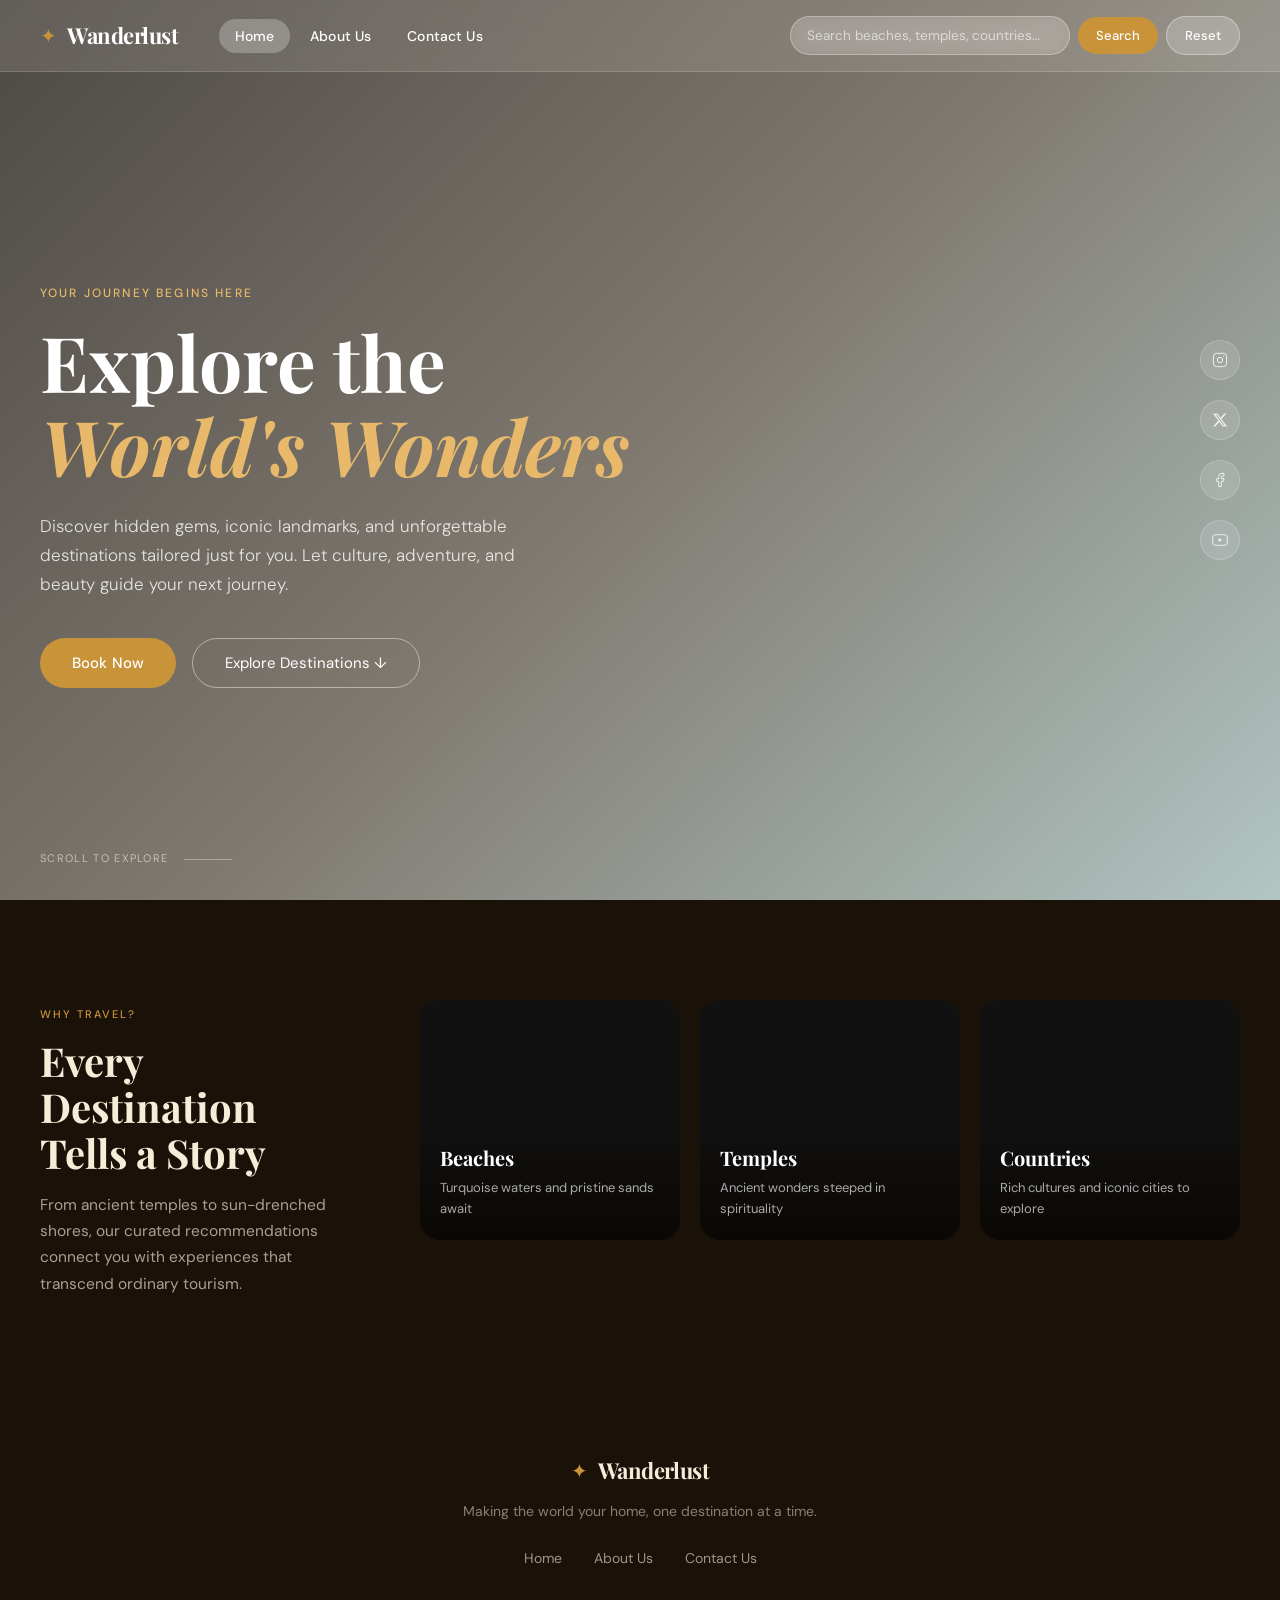
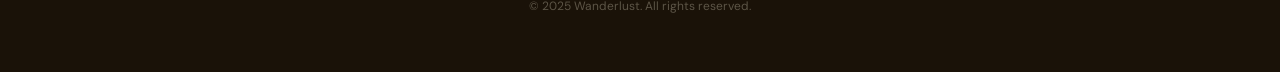
<file: index.html>
<!DOCTYPE html>
<html lang="en">
<head>
  <meta charset="UTF-8" />
  <meta name="viewport" content="width=device-width, initial-scale=1.0" />
  <title>Wanderlust — Discover Your Next Adventure</title>
  <link rel="preconnect" href="https://fonts.googleapis.com" />
  <link rel="preconnect" href="https://fonts.gstatic.com" crossorigin />
  <link href="https://fonts.googleapis.com/css2?family=Playfair+Display:ital,wght@0,400;0,700;1,400&family=DM+Sans:wght@300;400;500&display=swap" rel="stylesheet" />
  <link rel="stylesheet" href="style.css" />
</head>
<body class="home-page">

  <!-- NAVBAR -->
  <nav class="navbar">
    <div class="nav-logo">
      <span class="logo-icon">✦</span>
      <span class="logo-text">Wanderlust</span>
    </div>
    <ul class="nav-links">
      <li><a href="index.html" class="active">Home</a></li>
      <li><a href="about.html">About Us</a></li>
      <li><a href="contact.html">Contact Us</a></li>
    </ul>
    <div class="nav-search">
      <input type="text" id="searchInput" placeholder="Search beaches, temples, countries…" />
      <button id="searchBtn" onclick="search()">Search</button>
      <button id="resetBtn" onclick="clearResults()">Reset</button>
    </div>
    <button class="nav-hamburger" onclick="toggleMenu()">☰</button>
  </nav>

  <!-- HERO SECTION -->
  <section class="hero">
    <div class="hero-overlay"></div>
    <div class="hero-content">
      <p class="hero-eyebrow">Your Journey Begins Here</p>
      <h1 class="hero-title">Explore the<br /><em>World's Wonders</em></h1>
      <p class="hero-subtitle">Discover hidden gems, iconic landmarks, and unforgettable destinations tailored just for you. Let culture, adventure, and beauty guide your next journey.</p>
      <div class="hero-actions">
        <button class="btn-primary" onclick="document.getElementById('searchInput').focus()">Book Now</button>
        <button class="btn-ghost" onclick="document.getElementById('results').scrollIntoView({behavior:'smooth'})">Explore Destinations ↓</button>
      </div>
    </div>
    <div class="hero-social">
      <a href="#" class="social-link" title="Instagram">
        <svg viewBox="0 0 24 24" fill="none" stroke="currentColor" stroke-width="1.5"><rect x="2" y="2" width="20" height="20" rx="5"/><circle cx="12" cy="12" r="4"/><circle cx="17.5" cy="6.5" r="1" fill="currentColor" stroke="none"/></svg>
      </a>
      <a href="#" class="social-link" title="Twitter/X">
        <svg viewBox="0 0 24 24" fill="currentColor"><path d="M18.244 2.25h3.308l-7.227 8.26 8.502 11.24H16.17l-5.214-6.817L4.99 21.75H1.68l7.73-8.835L1.254 2.25H8.08l4.713 6.231zm-1.161 17.52h1.833L7.084 4.126H5.117z"/></svg>
      </a>
      <a href="#" class="social-link" title="Facebook">
        <svg viewBox="0 0 24 24" fill="none" stroke="currentColor" stroke-width="1.5"><path d="M18 2h-3a5 5 0 0 0-5 5v3H7v4h3v8h4v-8h3l1-4h-4V7a1 1 0 0 1 1-1h3z"/></svg>
      </a>
      <a href="#" class="social-link" title="YouTube">
        <svg viewBox="0 0 24 24" fill="none" stroke="currentColor" stroke-width="1.5"><path d="M22.54 6.42a2.78 2.78 0 0 0-1.95-1.96C18.88 4 12 4 12 4s-6.88 0-8.59.46A2.78 2.78 0 0 0 1.46 6.42 29 29 0 0 0 1 12a29 29 0 0 0 .46 5.58A2.78 2.78 0 0 0 3.41 19.6C5.12 20 12 20 12 20s6.88 0 8.59-.4a2.78 2.78 0 0 0 1.95-1.95A29 29 0 0 0 23 12a29 29 0 0 0-.46-5.58z"/><polygon points="9.75 15.02 15.5 12 9.75 8.98 9.75 15.02" fill="currentColor" stroke="none"/></svg>
      </a>
    </div>
    <div class="hero-scroll-hint">
      <span>Scroll to explore</span>
      <div class="scroll-line"></div>
    </div>
  </section>

  <!-- RESULTS SECTION -->
  <section id="results" class="results-section" style="display:none;">
    <div class="results-header">
      <h2 id="resultsTitle">Recommendations</h2>
      <p id="resultsSubtitle">Curated destinations for your search</p>
    </div>
    <div id="resultsGrid" class="results-grid"></div>
  </section>

  <!-- FEATURED SECTION -->
  <section class="featured-section">
    <div class="featured-intro">
      <span class="section-tag">Why Travel?</span>
      <h2>Every Destination<br />Tells a Story</h2>
      <p>From ancient temples to sun-drenched shores, our curated recommendations connect you with experiences that transcend ordinary tourism.</p>
    </div>
    <div class="featured-cards">
      <div class="feat-card" onclick="performSearch('beaches')">
        <div class="feat-card-img" style="background-image: url('https://images.unsplash.com/photo-1514282401047-d79a71a590e8?w=600&q=80')"></div>
        <div class="feat-card-body">
          <h3>Beaches</h3>
          <p>Turquoise waters and pristine sands await</p>
        </div>
      </div>
      <div class="feat-card" onclick="performSearch('temples')">
        <div class="feat-card-img" style="background-image: url('https://images.unsplash.com/photo-1539650116574-75c0d3fcb3fa?w=600&q=80')"></div>
        <div class="feat-card-body">
          <h3>Temples</h3>
          <p>Ancient wonders steeped in spirituality</p>
        </div>
      </div>
      <div class="feat-card" onclick="performSearch('country')">
        <div class="feat-card-img" style="background-image: url('https://images.unsplash.com/photo-1540959733332-eab4deabeeaf?w=600&q=80')"></div>
        <div class="feat-card-body">
          <h3>Countries</h3>
          <p>Rich cultures and iconic cities to explore</p>
        </div>
      </div>
    </div>
  </section>

  <!-- FOOTER -->
  <footer class="footer">
    <div class="footer-inner">
      <div class="footer-brand">
        <span class="logo-icon">✦</span>
        <span class="logo-text">Wanderlust</span>
      </div>
      <p class="footer-tagline">Making the world your home, one destination at a time.</p>
      <div class="footer-links">
        <a href="index.html">Home</a>
        <a href="about.html">About Us</a>
        <a href="contact.html">Contact Us</a>
      </div>
      <p class="footer-copy">© 2025 Wanderlust. All rights reserved.</p>
    </div>
  </footer>

  <script src="travel_recommendation.js"></script>
</body>
</html>
</file>
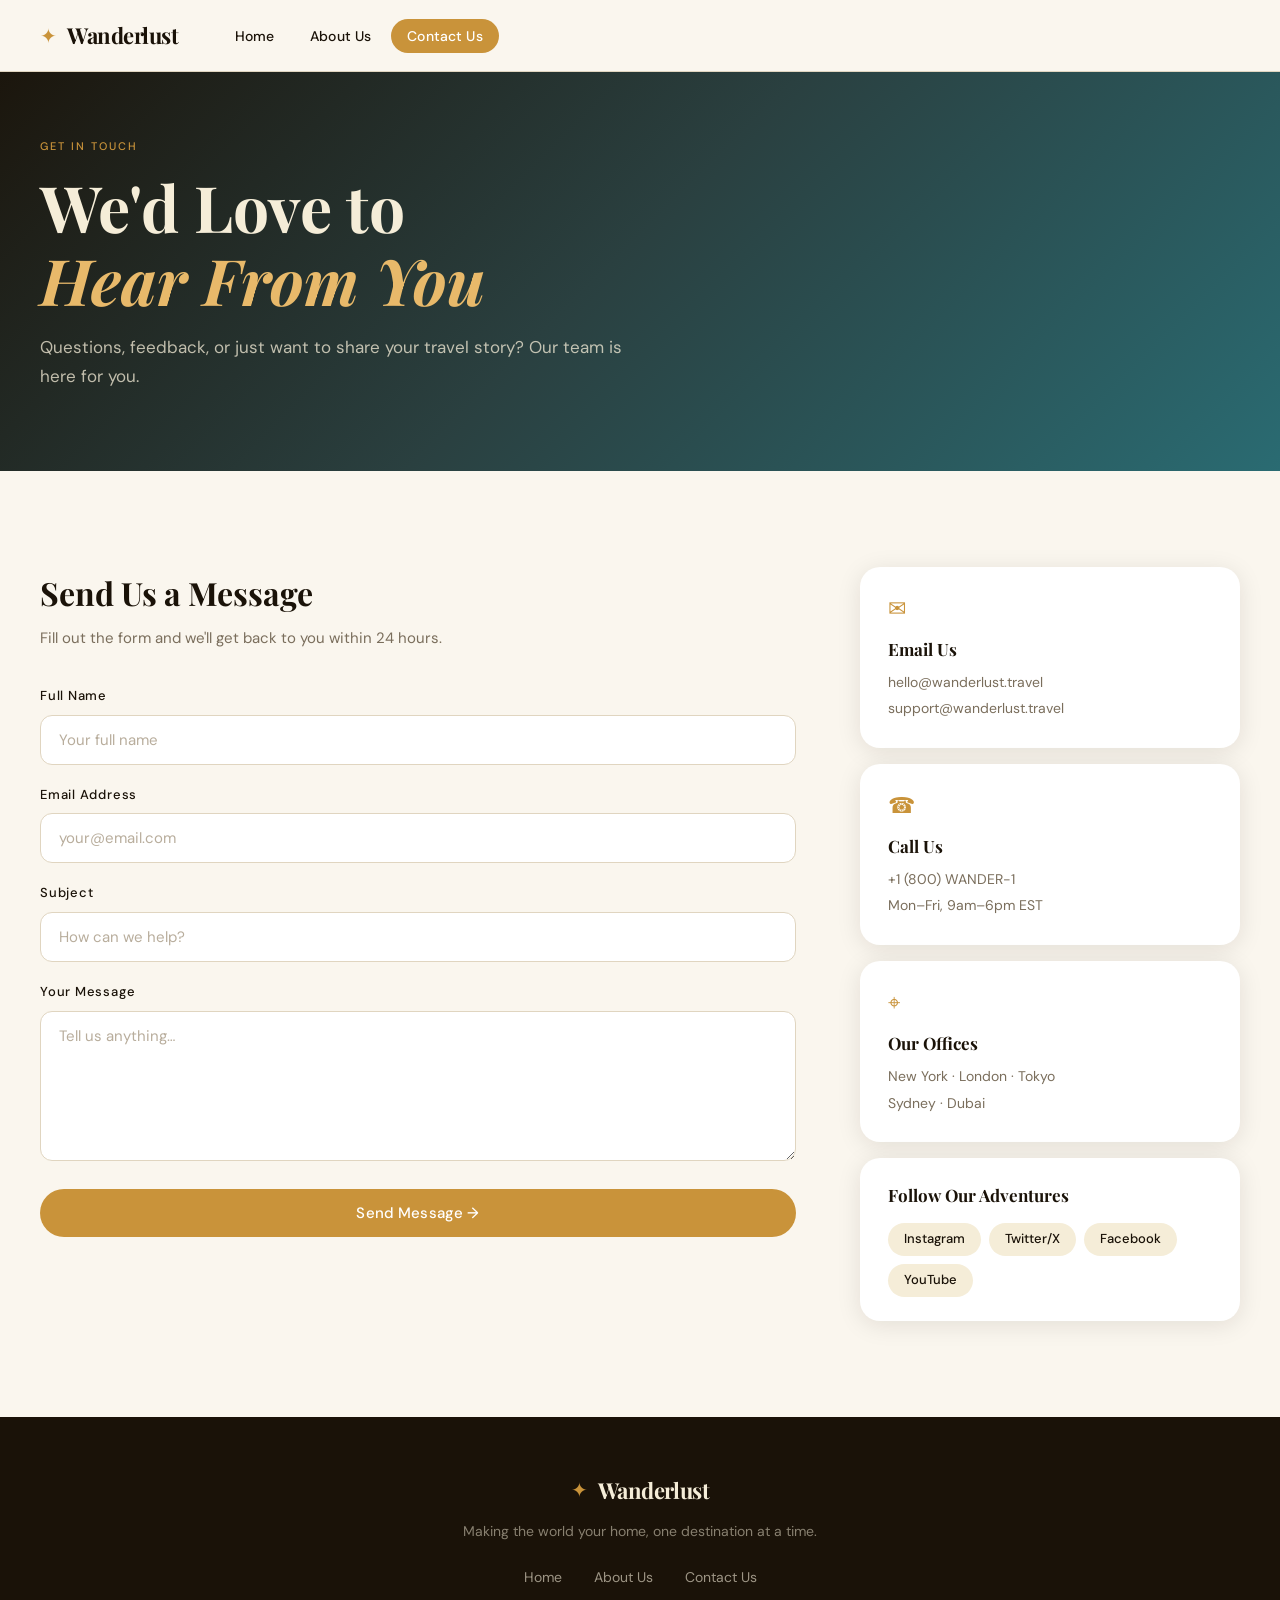
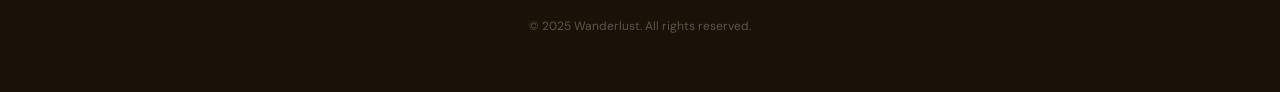
<file: contact.html>
<!DOCTYPE html>
<html lang="en">
<head>
  <meta charset="UTF-8" />
  <meta name="viewport" content="width=device-width, initial-scale=1.0" />
  <title>Contact Us — Wanderlust</title>
  <link rel="preconnect" href="https://fonts.googleapis.com" />
  <link rel="preconnect" href="https://fonts.gstatic.com" crossorigin />
  <link href="https://fonts.googleapis.com/css2?family=Playfair+Display:ital,wght@0,400;0,700;1,400&family=DM+Sans:wght@300;400;500&display=swap" rel="stylesheet" />
  <link rel="stylesheet" href="style.css" />
</head>
<body class="contact-page">

  <!-- NAVBAR (no search) -->
  <nav class="navbar navbar-solid">
    <div class="nav-logo">
      <span class="logo-icon">✦</span>
      <span class="logo-text">Wanderlust</span>
    </div>
    <ul class="nav-links">
      <li><a href="index.html">Home</a></li>
      <li><a href="about.html">About Us</a></li>
      <li><a href="contact.html" class="active">Contact Us</a></li>
    </ul>
    <button class="nav-hamburger" onclick="toggleMenu()">☰</button>
  </nav>

  <!-- PAGE HERO -->
  <section class="page-hero contact-hero">
    <div class="page-hero-content">
      <span class="section-tag">Get In Touch</span>
      <h1>We'd Love to<br /><em>Hear From You</em></h1>
      <p>Questions, feedback, or just want to share your travel story? Our team is here for you.</p>
    </div>
  </section>

  <!-- CONTACT SECTION -->
  <section class="contact-section">
    <div class="contact-grid">

      <!-- FORM -->
      <div class="contact-form-wrapper">
        <h2>Send Us a Message</h2>
        <p>Fill out the form and we'll get back to you within 24 hours.</p>
        <form id="contactForm" onsubmit="handleSubmit(event)">
          <div class="form-group">
            <label for="name">Full Name</label>
            <input type="text" id="name" name="name" placeholder="Your full name" required />
          </div>
          <div class="form-group">
            <label for="email">Email Address</label>
            <input type="email" id="email" name="email" placeholder="your@email.com" required />
          </div>
          <div class="form-group">
            <label for="subject">Subject</label>
            <input type="text" id="subject" name="subject" placeholder="How can we help?" />
          </div>
          <div class="form-group">
            <label for="message">Your Message</label>
            <textarea id="message" name="message" rows="6" placeholder="Tell us anything…" required></textarea>
          </div>
          <button type="submit" class="btn-primary btn-full">Send Message →</button>
        </form>
        <div id="successMsg" class="success-msg" style="display:none;">
          <span>✓</span>
          <div>
            <strong>Message sent successfully!</strong>
            <p>Thank you for reaching out. Our team will respond to your inquiry within 24 hours.</p>
          </div>
        </div>
      </div>

      <!-- INFO PANEL -->
      <div class="contact-info-panel">
        <div class="info-card">
          <div class="info-icon">✉</div>
          <h3>Email Us</h3>
          <p>hello@wanderlust.travel</p>
          <p>support@wanderlust.travel</p>
        </div>
        <div class="info-card">
          <div class="info-icon">☎</div>
          <h3>Call Us</h3>
          <p>+1 (800) WANDER-1</p>
          <p>Mon–Fri, 9am–6pm EST</p>
        </div>
        <div class="info-card">
          <div class="info-icon">⌖</div>
          <h3>Our Offices</h3>
          <p>New York · London · Tokyo</p>
          <p>Sydney · Dubai</p>
        </div>
        <div class="info-card info-social">
          <h3>Follow Our Adventures</h3>
          <div class="social-row">
            <a href="#" class="social-pill">Instagram</a>
            <a href="#" class="social-pill">Twitter/X</a>
            <a href="#" class="social-pill">Facebook</a>
            <a href="#" class="social-pill">YouTube</a>
          </div>
        </div>
      </div>

    </div>
  </section>

  <!-- FOOTER -->
  <footer class="footer">
    <div class="footer-inner">
      <div class="footer-brand">
        <span class="logo-icon">✦</span>
        <span class="logo-text">Wanderlust</span>
      </div>
      <p class="footer-tagline">Making the world your home, one destination at a time.</p>
      <div class="footer-links">
        <a href="index.html">Home</a>
        <a href="about.html">About Us</a>
        <a href="contact.html">Contact Us</a>
      </div>
      <p class="footer-copy">© 2025 Wanderlust. All rights reserved.</p>
    </div>
  </footer>

  <script src="travel_recommendation.js"></script>
</body>
</html>
</file>
<file: style.css>
/* =====================================================
   WANDERLUST — GLOBAL STYLES
   ===================================================== */

:root {
  --sand:    #F5EDD8;
  --cream:   #FAF6EE;
  --ink:     #1A1208;
  --gold:    #C9933A;
  --gold-lt: #E8B96A;
  --teal:    #2A6B72;
  --teal-lt: #3D8F98;
  --muted:   #7A6E5C;
  --border:  #E0D5C0;
  --white:   #FFFFFF;

  --font-display: 'Playfair Display', Georgia, serif;
  --font-body: 'DM Sans', sans-serif;

  --radius: 12px;
  --radius-lg: 20px;
  --shadow: 0 4px 24px rgba(26,18,8,0.10);
  --shadow-lg: 0 12px 48px rgba(26,18,8,0.18);

  --nav-h: 72px;
}

*, *::before, *::after { box-sizing: border-box; margin: 0; padding: 0; }

html { scroll-behavior: smooth; }

body {
  font-family: var(--font-body);
  color: var(--ink);
  background: var(--cream);
  line-height: 1.6;
}

img { display: block; max-width: 100%; }

a { color: inherit; text-decoration: none; }

/* =====================================================
   NAVBAR
   ===================================================== */

.navbar {
  position: fixed;
  top: 0; left: 0; right: 0;
  z-index: 1000;
  display: flex;
  align-items: center;
  gap: 32px;
  padding: 0 40px;
  height: var(--nav-h);
  background: rgba(250, 246, 238, 0.12);
  backdrop-filter: blur(16px);
  border-bottom: 1px solid rgba(255,255,255,0.15);
  transition: background 0.3s, border-color 0.3s;
}

.navbar-solid {
  background: var(--cream);
  border-bottom: 1px solid var(--border);
}

.nav-logo {
  display: flex;
  align-items: center;
  gap: 10px;
  flex-shrink: 0;
  text-decoration: none;
}

.logo-icon {
  font-size: 20px;
  color: var(--gold);
}

.logo-text {
  font-family: var(--font-display);
  font-size: 22px;
  font-weight: 700;
  color: var(--ink);
  letter-spacing: -0.02em;
}

.home-page .navbar:not(.scrolled) .logo-text,
.home-page .navbar:not(.scrolled) .nav-links a {
  color: var(--white);
}

.nav-links {
  display: flex;
  list-style: none;
  gap: 4px;
  margin-left: 8px;
}

.nav-links a {
  font-size: 14px;
  font-weight: 500;
  padding: 8px 16px;
  border-radius: 40px;
  transition: background 0.2s, color 0.2s;
  letter-spacing: 0.01em;
}

.nav-links a:hover {
  background: rgba(201,147,58,0.12);
  color: var(--gold);
}

.nav-links a.active {
  background: var(--gold);
  color: var(--white);
}

.home-page .navbar:not(.scrolled) .nav-links a.active {
  background: rgba(255,255,255,0.25);
  color: var(--white);
}

.nav-search {
  display: flex;
  align-items: center;
  gap: 8px;
  margin-left: auto;
}

.nav-search input {
  width: 280px;
  padding: 10px 16px;
  border: 1.5px solid rgba(255,255,255,0.3);
  border-radius: 40px;
  background: rgba(255,255,255,0.15);
  backdrop-filter: blur(8px);
  font-family: var(--font-body);
  font-size: 13.5px;
  color: var(--white);
  outline: none;
  transition: border-color 0.2s, background 0.2s;
}

.nav-search input::placeholder { color: rgba(255,255,255,0.6); }

.nav-search input:focus {
  border-color: var(--gold-lt);
  background: rgba(255,255,255,0.22);
}

#searchBtn, #resetBtn {
  padding: 10px 18px;
  border: none;
  border-radius: 40px;
  font-family: var(--font-body);
  font-size: 13px;
  font-weight: 500;
  cursor: pointer;
  transition: all 0.2s;
}

#searchBtn {
  background: var(--gold);
  color: var(--white);
}

#searchBtn:hover { background: var(--gold-lt); transform: translateY(-1px); }

#resetBtn {
  background: rgba(255,255,255,0.2);
  color: var(--white);
  border: 1.5px solid rgba(255,255,255,0.35);
}

#resetBtn:hover {
  background: rgba(255,255,255,0.32);
  transform: translateY(-1px);
}

.nav-hamburger {
  display: none;
  background: none;
  border: none;
  font-size: 22px;
  cursor: pointer;
  color: var(--ink);
  margin-left: auto;
}

/* =====================================================
   HERO
   ===================================================== */

.hero {
  position: relative;
  min-height: 100vh;
  display: flex;
  align-items: center;
  background: url('https://images.unsplash.com/photo-1476514525535-07fb3b4ae5f1?w=1800&q=85') center/cover no-repeat;
  overflow: hidden;
}

.hero-overlay {
  position: absolute;
  inset: 0;
  background: linear-gradient(
    135deg,
    rgba(10,6,2,0.72) 0%,
    rgba(26,18,8,0.55) 50%,
    rgba(42,107,114,0.35) 100%
  );
}

.hero-content {
  position: relative;
  z-index: 2;
  max-width: 680px;
  padding: 0 40px;
  padding-top: var(--nav-h);
  animation: fadeUp 1s ease both;
}

@keyframes fadeUp {
  from { opacity: 0; transform: translateY(30px); }
  to   { opacity: 1; transform: translateY(0); }
}

.hero-eyebrow {
  font-size: 12px;
  font-weight: 500;
  letter-spacing: 0.18em;
  text-transform: uppercase;
  color: var(--gold-lt);
  margin-bottom: 16px;
}

.hero-title {
  font-family: var(--font-display);
  font-size: clamp(48px, 6vw, 80px);
  font-weight: 700;
  color: var(--white);
  line-height: 1.1;
  margin-bottom: 24px;
}

.hero-title em {
  font-style: italic;
  color: var(--gold-lt);
}

.hero-subtitle {
  font-size: 17px;
  font-weight: 300;
  color: rgba(255,255,255,0.82);
  max-width: 500px;
  margin-bottom: 40px;
  line-height: 1.7;
}

.hero-actions {
  display: flex;
  gap: 16px;
  flex-wrap: wrap;
}

.btn-primary {
  padding: 14px 32px;
  background: var(--gold);
  color: var(--white);
  border: none;
  border-radius: 40px;
  font-family: var(--font-body);
  font-size: 15px;
  font-weight: 500;
  cursor: pointer;
  transition: all 0.25s;
  letter-spacing: 0.01em;
}

.btn-primary:hover {
  background: var(--gold-lt);
  transform: translateY(-2px);
  box-shadow: 0 8px 24px rgba(201,147,58,0.4);
}

.btn-ghost {
  padding: 14px 32px;
  background: transparent;
  color: var(--white);
  border: 1.5px solid rgba(255,255,255,0.45);
  border-radius: 40px;
  font-family: var(--font-body);
  font-size: 15px;
  font-weight: 400;
  cursor: pointer;
  transition: all 0.25s;
}

.btn-ghost:hover {
  background: rgba(255,255,255,0.12);
  border-color: var(--white);
  transform: translateY(-2px);
}

.btn-full { width: 100%; }

/* Social sidebar */
.hero-social {
  position: absolute;
  right: 40px;
  top: 50%;
  transform: translateY(-50%);
  z-index: 2;
  display: flex;
  flex-direction: column;
  gap: 20px;
}

.social-link {
  width: 40px;
  height: 40px;
  display: flex;
  align-items: center;
  justify-content: center;
  border-radius: 50%;
  background: rgba(255,255,255,0.12);
  backdrop-filter: blur(6px);
  border: 1px solid rgba(255,255,255,0.2);
  color: rgba(255,255,255,0.8);
  transition: all 0.2s;
}

.social-link svg { width: 16px; height: 16px; }

.social-link:hover {
  background: var(--gold);
  border-color: var(--gold);
  color: var(--white);
  transform: scale(1.1);
}

/* Scroll hint */
.hero-scroll-hint {
  position: absolute;
  bottom: 32px;
  left: 40px;
  z-index: 2;
  display: flex;
  align-items: center;
  gap: 16px;
  color: rgba(255,255,255,0.55);
  font-size: 11px;
  letter-spacing: 0.12em;
  text-transform: uppercase;
}

.scroll-line {
  width: 48px;
  height: 1px;
  background: rgba(255,255,255,0.35);
  position: relative;
  overflow: hidden;
}

.scroll-line::after {
  content: '';
  position: absolute;
  top: 0; left: -100%;
  width: 100%; height: 100%;
  background: var(--gold-lt);
  animation: slide 2s ease-in-out infinite;
}

@keyframes slide {
  0%, 100% { transform: translateX(0); }
  50% { transform: translateX(200%); }
}

/* =====================================================
   RESULTS SECTION
   ===================================================== */

.results-section {
  padding: 80px 40px;
  background: var(--cream);
}

.results-header {
  text-align: center;
  margin-bottom: 48px;
}

.results-header h2 {
  font-family: var(--font-display);
  font-size: 36px;
  margin-bottom: 8px;
}

.results-header p {
  color: var(--muted);
  font-size: 16px;
}

.results-grid {
  display: grid;
  grid-template-columns: repeat(auto-fill, minmax(320px, 1fr));
  gap: 28px;
  max-width: 1200px;
  margin: 0 auto;
}

.result-card {
  background: var(--white);
  border-radius: var(--radius-lg);
  overflow: hidden;
  box-shadow: var(--shadow);
  transition: transform 0.3s, box-shadow 0.3s;
  animation: cardIn 0.5s ease both;
}

@keyframes cardIn {
  from { opacity: 0; transform: translateY(20px); }
  to   { opacity: 1; transform: translateY(0); }
}

.result-card:hover {
  transform: translateY(-6px);
  box-shadow: var(--shadow-lg);
}

.result-card img {
  width: 100%;
  height: 220px;
  object-fit: cover;
  transition: transform 0.5s ease;
}

.result-card:hover img { transform: scale(1.04); }

.result-card-body {
  padding: 24px;
}

.result-card-body h3 {
  font-family: var(--font-display);
  font-size: 20px;
  margin-bottom: 8px;
  color: var(--ink);
}

.result-card-body p {
  font-size: 14px;
  color: var(--muted);
  line-height: 1.65;
  margin-bottom: 12px;
}

.result-card-time {
  font-size: 12px;
  color: var(--teal);
  font-weight: 500;
  padding: 6px 12px;
  background: rgba(42,107,114,0.08);
  border-radius: 20px;
  display: inline-block;
}

/* =====================================================
   FEATURED SECTION
   ===================================================== */

.featured-section {
  padding: 100px 40px;
  background: var(--ink);
  color: var(--white);
  display: flex;
  gap: 60px;
  align-items: flex-start;
  flex-wrap: wrap;
}

.featured-intro {
  flex: 0 0 320px;
}

.featured-intro h2 {
  font-family: var(--font-display);
  font-size: 40px;
  font-weight: 700;
  line-height: 1.15;
  margin-bottom: 16px;
  color: var(--sand);
}

.featured-intro p {
  color: rgba(245,237,216,0.65);
  font-size: 15.5px;
  line-height: 1.7;
}

.featured-cards {
  flex: 1;
  display: grid;
  grid-template-columns: repeat(3, 1fr);
  gap: 20px;
  min-width: 0;
}

.feat-card {
  border-radius: var(--radius-lg);
  overflow: hidden;
  cursor: pointer;
  position: relative;
  background: #111;
  transition: transform 0.3s;
}

.feat-card:hover { transform: translateY(-6px); }

.feat-card-img {
  height: 240px;
  background-size: cover;
  background-position: center;
  transition: transform 0.5s ease;
}

.feat-card:hover .feat-card-img { transform: scale(1.06); }

.feat-card-body {
  padding: 20px;
  background: linear-gradient(to top, rgba(10,6,2,0.9), transparent);
  position: absolute;
  bottom: 0; left: 0; right: 0;
}

.feat-card-body h3 {
  font-family: var(--font-display);
  font-size: 20px;
  color: var(--white);
  margin-bottom: 4px;
}

.feat-card-body p {
  font-size: 13px;
  color: rgba(255,255,255,0.65);
}

/* =====================================================
   SECTION TAG & HEADERS
   ===================================================== */

.section-tag {
  display: inline-block;
  font-size: 11px;
  font-weight: 500;
  letter-spacing: 0.18em;
  text-transform: uppercase;
  color: var(--gold);
  margin-bottom: 14px;
}

.section-header {
  text-align: center;
  margin-bottom: 56px;
}

.section-header h2 {
  font-family: var(--font-display);
  font-size: 38px;
  margin-bottom: 10px;
}

.section-header p {
  color: var(--muted);
  font-size: 16px;
}

/* =====================================================
   PAGE HERO (About / Contact)
   ===================================================== */

.page-hero {
  padding-top: calc(var(--nav-h) + 60px);
  padding-bottom: 80px;
  padding-left: 40px;
  padding-right: 40px;
  background: linear-gradient(135deg, var(--ink) 0%, var(--teal) 100%);
  color: var(--white);
}

.contact-hero {
  background: linear-gradient(135deg, #1a1208 0%, #2a4040 50%, var(--teal) 100%);
}

.page-hero-content {
  max-width: 600px;
}

.page-hero h1 {
  font-family: var(--font-display);
  font-size: clamp(40px, 5vw, 64px);
  font-weight: 700;
  line-height: 1.15;
  margin-bottom: 16px;
  color: var(--sand);
}

.page-hero h1 em {
  font-style: italic;
  color: var(--gold-lt);
}

.page-hero p {
  font-size: 17px;
  color: rgba(245,237,216,0.75);
  line-height: 1.7;
}

/* =====================================================
   ABOUT PAGE
   ===================================================== */

.about-mission {
  padding: 96px 40px;
  background: var(--cream);
}

.about-grid {
  display: grid;
  grid-template-columns: 1fr 1fr;
  gap: 80px;
  align-items: center;
  max-width: 1200px;
  margin: 0 auto;
}

.about-text h2 {
  font-family: var(--font-display);
  font-size: 38px;
  line-height: 1.2;
  margin-bottom: 20px;
}

.about-text p {
  color: var(--muted);
  font-size: 16px;
  line-height: 1.75;
  margin-bottom: 16px;
}

.mission-stats {
  display: flex;
  gap: 32px;
  margin-top: 36px;
}

.stat { text-align: center; }

.stat-num {
  display: block;
  font-family: var(--font-display);
  font-size: 36px;
  font-weight: 700;
  color: var(--gold);
}

.stat-label {
  display: block;
  font-size: 12px;
  letter-spacing: 0.1em;
  text-transform: uppercase;
  color: var(--muted);
  margin-top: 4px;
}

.about-img-block {
  position: relative;
}

.about-img-block img {
  width: 100%;
  border-radius: var(--radius-lg);
  box-shadow: var(--shadow-lg);
}

.img-badge {
  position: absolute;
  bottom: -16px;
  right: 24px;
  background: var(--gold);
  color: var(--white);
  font-family: var(--font-display);
  font-size: 18px;
  padding: 12px 24px;
  border-radius: var(--radius);
  box-shadow: var(--shadow);
}

/* TEAM */
.team-section {
  padding: 96px 40px;
  background: var(--sand);
}

.team-grid {
  display: grid;
  grid-template-columns: repeat(auto-fill, minmax(280px, 1fr));
  gap: 28px;
  max-width: 1200px;
  margin: 0 auto;
}

.team-card {
  background: var(--white);
  border-radius: var(--radius-lg);
  overflow: hidden;
  box-shadow: var(--shadow);
  transition: transform 0.3s, box-shadow 0.3s;
  padding-bottom: 28px;
}

.team-card:hover {
  transform: translateY(-6px);
  box-shadow: var(--shadow-lg);
}

.team-avatar {
  width: 100%;
  height: 240px;
  background-size: cover;
  background-position: center top;
}

.team-card h3 {
  font-family: var(--font-display);
  font-size: 20px;
  margin: 20px 24px 4px;
}

.team-role {
  display: block;
  font-size: 12px;
  font-weight: 500;
  letter-spacing: 0.12em;
  text-transform: uppercase;
  color: var(--gold);
  margin: 0 24px 12px;
}

.team-card p {
  font-size: 14px;
  color: var(--muted);
  line-height: 1.65;
  padding: 0 24px;
}

/* TIMELINE */
.history-section {
  padding: 96px 40px;
  background: var(--cream);
}

.timeline {
  max-width: 800px;
  margin: 0 auto;
  position: relative;
}

.timeline::before {
  content: '';
  position: absolute;
  left: 80px;
  top: 0; bottom: 0;
  width: 2px;
  background: var(--border);
}

.timeline-item {
  display: flex;
  gap: 40px;
  margin-bottom: 48px;
  position: relative;
  align-items: flex-start;
}

.timeline-year {
  flex-shrink: 0;
  width: 80px;
  font-family: var(--font-display);
  font-size: 18px;
  font-weight: 700;
  color: var(--gold);
  padding-top: 4px;
  text-align: right;
  padding-right: 0;
}

.timeline-content {
  padding-left: 40px;
  position: relative;
}

.timeline-content::before {
  content: '';
  position: absolute;
  left: -8px;
  top: 8px;
  width: 14px; height: 14px;
  border-radius: 50%;
  background: var(--gold);
  border: 3px solid var(--cream);
  box-shadow: 0 0 0 2px var(--gold);
}

.timeline-content h3 {
  font-family: var(--font-display);
  font-size: 20px;
  margin-bottom: 8px;
}

.timeline-content p {
  color: var(--muted);
  font-size: 15px;
  line-height: 1.7;
}

/* =====================================================
   CONTACT PAGE
   ===================================================== */

.contact-section {
  padding: 96px 40px;
  background: var(--cream);
}

.contact-grid {
  display: grid;
  grid-template-columns: 1fr 380px;
  gap: 64px;
  max-width: 1200px;
  margin: 0 auto;
  align-items: start;
}

.contact-form-wrapper h2 {
  font-family: var(--font-display);
  font-size: 32px;
  margin-bottom: 8px;
}

.contact-form-wrapper > p {
  color: var(--muted);
  margin-bottom: 36px;
  font-size: 15px;
}

.form-group {
  margin-bottom: 20px;
}

.form-group label {
  display: block;
  font-size: 13px;
  font-weight: 500;
  letter-spacing: 0.06em;
  margin-bottom: 8px;
  color: var(--ink);
}

.form-group input,
.form-group textarea {
  width: 100%;
  padding: 14px 18px;
  border: 1.5px solid var(--border);
  border-radius: var(--radius);
  font-family: var(--font-body);
  font-size: 15px;
  color: var(--ink);
  background: var(--white);
  outline: none;
  transition: border-color 0.2s, box-shadow 0.2s;
  resize: vertical;
}

.form-group input:focus,
.form-group textarea:focus {
  border-color: var(--gold);
  box-shadow: 0 0 0 3px rgba(201,147,58,0.12);
}

.form-group input::placeholder,
.form-group textarea::placeholder {
  color: #b8ad9c;
}

.success-msg {
  margin-top: 24px;
  display: flex;
  gap: 16px;
  align-items: flex-start;
  background: rgba(42,107,114,0.08);
  border: 1px solid rgba(42,107,114,0.25);
  border-radius: var(--radius);
  padding: 20px 24px;
}

.success-msg > span {
  font-size: 22px;
  color: var(--teal);
  margin-top: 2px;
}

.success-msg strong {
  display: block;
  font-size: 15px;
  color: var(--teal);
  margin-bottom: 4px;
}

.success-msg p {
  font-size: 14px;
  color: var(--muted);
}

.contact-info-panel {
  display: flex;
  flex-direction: column;
  gap: 16px;
}

.info-card {
  background: var(--white);
  border-radius: var(--radius-lg);
  padding: 24px 28px;
  box-shadow: var(--shadow);
}

.info-icon {
  font-size: 22px;
  margin-bottom: 10px;
  color: var(--gold);
}

.info-card h3 {
  font-family: var(--font-display);
  font-size: 17px;
  margin-bottom: 8px;
}

.info-card p {
  font-size: 14px;
  color: var(--muted);
  margin-bottom: 4px;
}

.info-social h3 {
  margin-bottom: 14px;
}

.social-row {
  display: flex;
  flex-wrap: wrap;
  gap: 8px;
}

.social-pill {
  padding: 6px 16px;
  border-radius: 40px;
  background: var(--sand);
  font-size: 13px;
  font-weight: 500;
  color: var(--ink);
  transition: background 0.2s, color 0.2s;
}

.social-pill:hover {
  background: var(--gold);
  color: var(--white);
}

/* =====================================================
   FOOTER
   ===================================================== */

.footer {
  background: var(--ink);
  color: var(--sand);
  padding: 56px 40px;
}

.footer-inner {
  max-width: 1200px;
  margin: 0 auto;
  text-align: center;
}

.footer .footer-brand {
  display: flex;
  align-items: center;
  justify-content: center;
  gap: 10px;
  margin-bottom: 12px;
}

.footer .logo-text {
  color: var(--sand);
}

.footer-tagline {
  color: rgba(245,237,216,0.5);
  font-size: 14px;
  margin-bottom: 24px;
}

.footer-links {
  display: flex;
  justify-content: center;
  gap: 32px;
  margin-bottom: 28px;
}

.footer-links a {
  font-size: 14px;
  color: rgba(245,237,216,0.6);
  transition: color 0.2s;
}

.footer-links a:hover { color: var(--gold-lt); }

.footer-copy {
  font-size: 12px;
  color: rgba(245,237,216,0.3);
}

/* =====================================================
   RESPONSIVE
   ===================================================== */

@media (max-width: 1024px) {
  .about-grid { grid-template-columns: 1fr; gap: 40px; }
  .about-img-block { order: -1; }
  .contact-grid { grid-template-columns: 1fr; }
  .featured-section { flex-direction: column; }
  .featured-intro { flex: none; }
  .featured-cards { grid-template-columns: repeat(3, 1fr); }
}

@media (max-width: 768px) {
  .nav-search { display: none; }
  .nav-links { display: none; }
  .nav-hamburger { display: block; }

  .nav-links.open {
    display: flex;
    flex-direction: column;
    position: fixed;
    top: var(--nav-h);
    left: 0; right: 0;
    background: var(--cream);
    padding: 20px 40px;
    border-bottom: 1px solid var(--border);
    gap: 4px;
    box-shadow: var(--shadow);
  }

  .nav-links.open a { color: var(--ink) !important; }
  .nav-links.open.show-search + .nav-search { display: flex; flex-direction: column; padding: 20px 40px; background: var(--cream); }

  .hero-content { padding: 0 24px; padding-top: var(--nav-h); }
  .hero-social { display: none; }
  .hero-title { font-size: 42px; }

  .featured-cards { grid-template-columns: 1fr; }
  .team-grid { grid-template-columns: 1fr; }
  .results-grid { grid-template-columns: 1fr; }
  .mission-stats { flex-direction: column; gap: 16px; }

  .page-hero, .about-mission, .team-section, .history-section,
  .contact-section, .featured-section, .results-section, .footer {
    padding-left: 24px;
    padding-right: 24px;
  }

  .timeline::before { left: 60px; }
  .timeline-year { width: 60px; font-size: 15px; }
}
</file>
